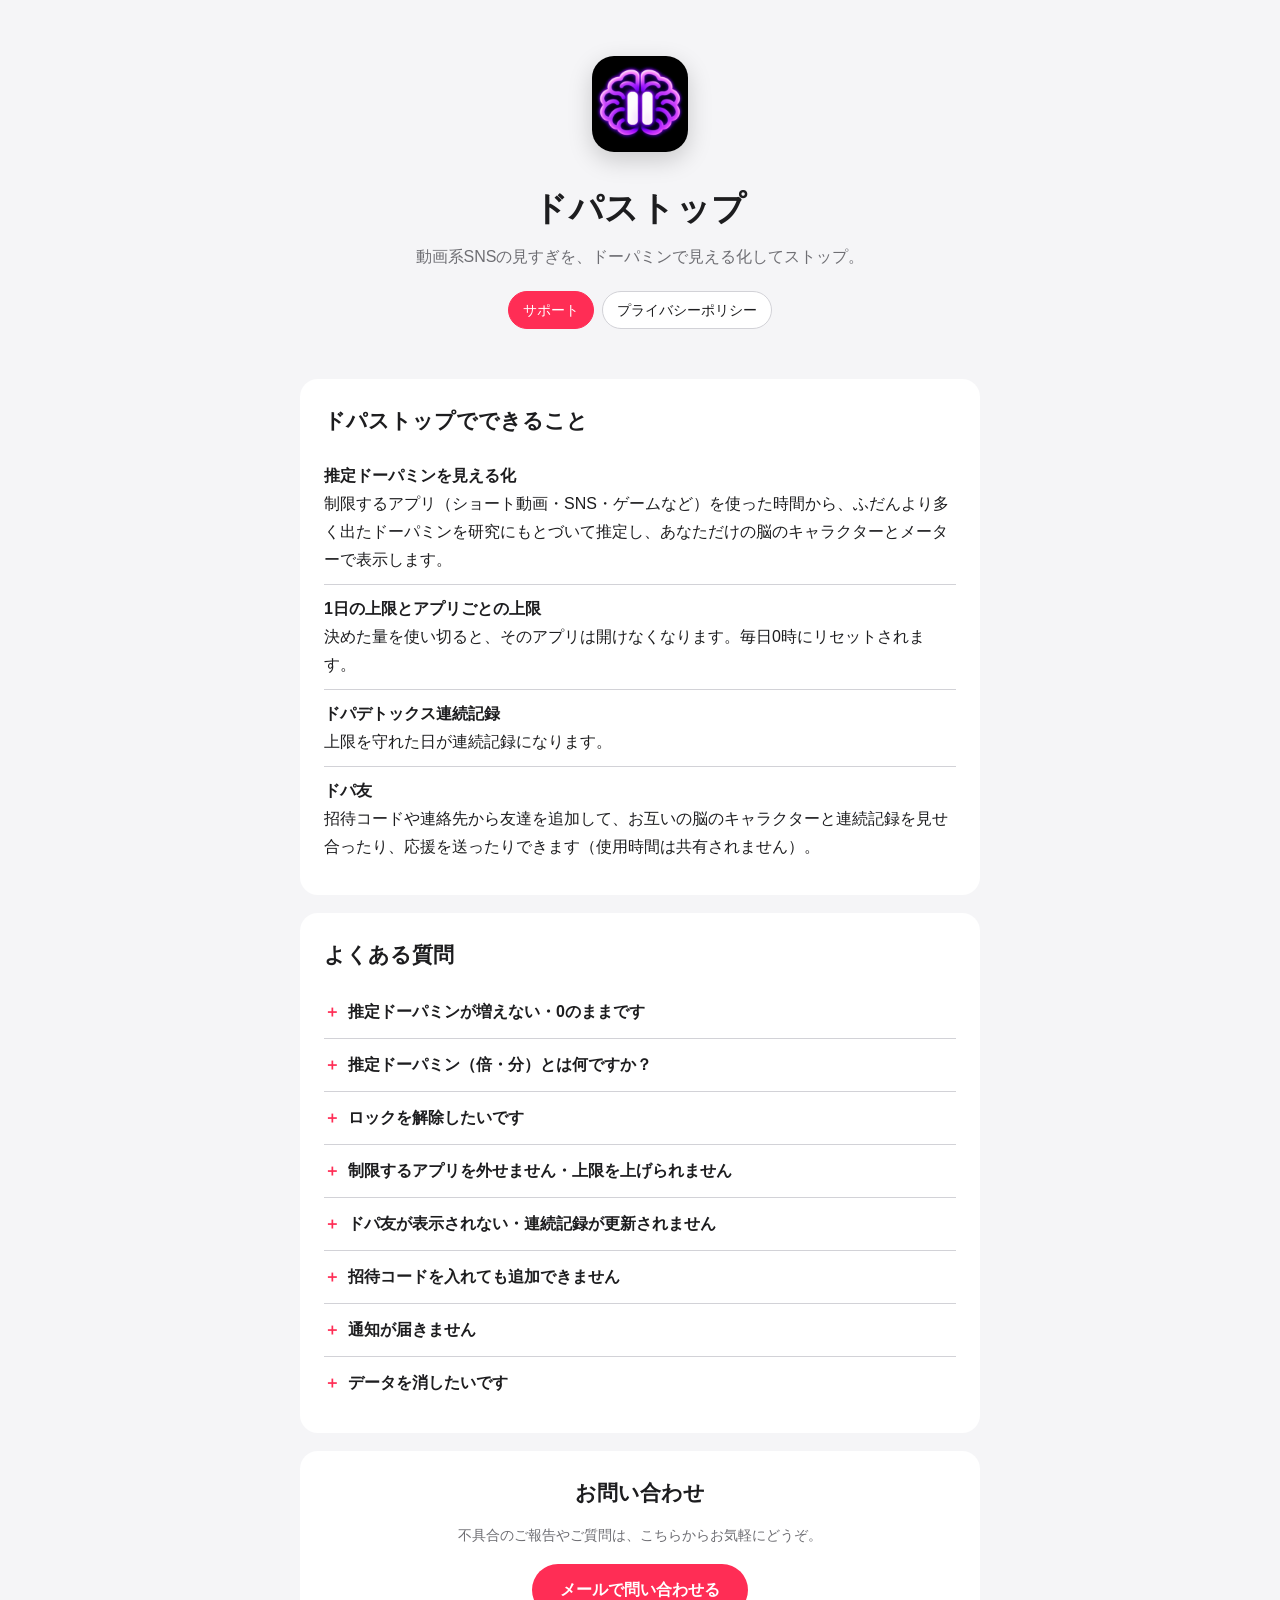
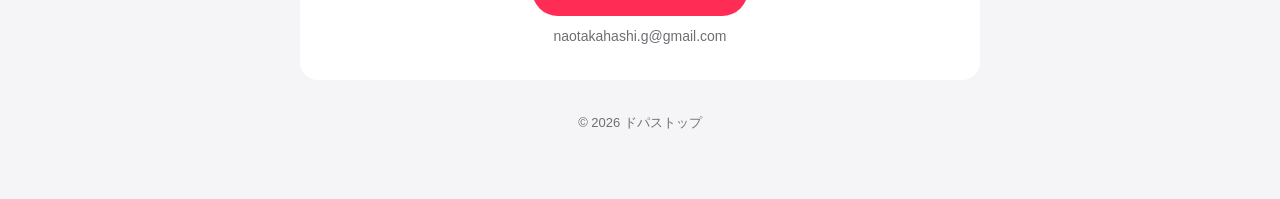
<file: index.html>
<!doctype html>
<html lang="ja">
<head>
<meta charset="utf-8">
<meta name="viewport" content="width=device-width, initial-scale=1">
<title>ドパストップ サポート</title>
<meta name="description" content="ドパストップ（DopaStop）のサポートページ。使い方、よくある質問、お問い合わせ。">
<link rel="icon" href="icon.png">
<link rel="apple-touch-icon" href="icon.png">
<link rel="stylesheet" href="style.css">
</head>
<body>
<div class="wrap">
  <header class="hero">
    <img src="icon.png" alt="ドパストップのアイコン">
    <h1>ドパストップ</h1>
    <p>動画系SNSの見すぎを、ドーパミンで見える化してストップ。</p>
    <nav class="tabs">
      <a class="on" href="./">サポート</a>
      <a href="privacy.html">プライバシーポリシー</a>
    </nav>
  </header>

  <section class="card">
    <h2>ドパストップでできること</h2>
    <ul class="features">
      <li><b>推定ドーパミンを見える化</b>制限するアプリ（ショート動画・SNS・ゲームなど）を使った時間から、ふだんより多く出たドーパミンを研究にもとづいて推定し、あなただけの脳のキャラクターとメーターで表示します。</li>
      <li><b>1日の上限とアプリごとの上限</b>決めた量を使い切ると、そのアプリは開けなくなります。毎日0時にリセットされます。</li>
      <li><b>ドパデトックス連続記録</b>上限を守れた日が連続記録になります。</li>
      <li><b>ドパ友</b>招待コードや連絡先から友達を追加して、お互いの脳のキャラクターと連続記録を見せ合ったり、応援を送ったりできます（使用時間は共有されません）。</li>
    </ul>
  </section>

  <section class="card">
    <h2>よくある質問</h2>

    <details>
      <summary>推定ドーパミンが増えない・0のままです</summary>
      <p>使用時間はiOSのスクリーンタイムの仕組みで数えています。数字は上限の約20分の1ごとに段階的に増えるため、使い始めはしばらく変わらないことがあります。長く使っても増えない場合は、アプリの「設定」→「使用時間の見張り」を開き、状態が「動作中」か確認して、「見張りをやり直す」を押してください。</p>
    </details>

    <details>
      <summary>推定ドーパミン（倍・分）とは何ですか？</summary>
      <p>テレビゲーム中に脳のドーパミンがふだんの約2倍になったという研究（Koepp et al., 1998, Nature）をもとに、制限するアプリを1分使うと「ふだんより +1倍・分」多く出たと推定した値です。動画系SNSそのものを測った研究はまだないため、目安としてお使いください。本アプリは医療機器ではありません。</p>
    </details>

    <details>
      <summary>ロックを解除したいです</summary>
      <p>ロックは毎日0時に自動で解除されます。どうしても今日使いたい場合は、制限画面またはホームの「脳に無理をさせる」から、今日だけ追加する量を選べます（ドパデトックス連続記録は0日に戻ります）。</p>
    </details>

    <details>
      <summary>制限するアプリを外せません・上限を上げられません</summary>
      <p>ロック中は、上限を上げたりアプリを外したりできません（上限を下げる・アプリを追加するのはできます）。翌日0時にロックが解除されると、自由に変更できます。</p>
    </details>

    <details>
      <summary>ドパ友が表示されない・連続記録が更新されません</summary>
      <p>ドパ友はiCloudを使っています。お互いのiPhoneでiCloudにサインインしていること、ドパストップが最新版であることを確認し、「ドパ友」タブを下に引っぱって更新してください。友達の連続記録は、その友達がドパストップを開いたときに更新されます。友達の使用時間や推定ドーパミンは、プライバシーのため共有されません。</p>
    </details>

    <details>
      <summary>招待コードを入れても追加できません</summary>
      <p>コードは8文字（例: K7M2-Q9XA）です。一度使われたコードや、取り消されたコードは使えません。招待した人に、新しいコードを作ってもらってください。</p>
    </details>

    <details>
      <summary>通知が届きません</summary>
      <p>iPhoneの「設定」→「通知」→「ドパストップ」で、通知がオンになっているか確認してください。</p>
    </details>

    <details>
      <summary>データを消したいです</summary>
      <p>ドパ友のためにiCloudに置いた情報（表示名・アイコン・数字・応援・見つけてもらう登録）は、アプリの「設定」→「アカウントを削除」からいつでも消せます（Appleでサインインの連携も消えます）。使用時間や設定はiPhoneの中だけに保存されているので、アプリを削除すると消えます。</p>
    </details>
  </section>

  <section class="card contact">
    <h2>お問い合わせ</h2>
    <p class="sub">不具合のご報告やご質問は、こちらからお気軽にどうぞ。</p>
    <a class="button" href="mailto:naotakahashi.g@gmail.com?subject=%E3%83%89%E3%83%91%E3%82%B9%E3%83%88%E3%83%83%E3%83%97%E3%81%AB%E3%81%A4%E3%81%84%E3%81%A6">メールで問い合わせる</a>
    <p class="sub">naotakahashi.g@gmail.com</p>
  </section>

  <footer>© 2026 ドパストップ</footer>
</div>
</body>
</html>
</file>
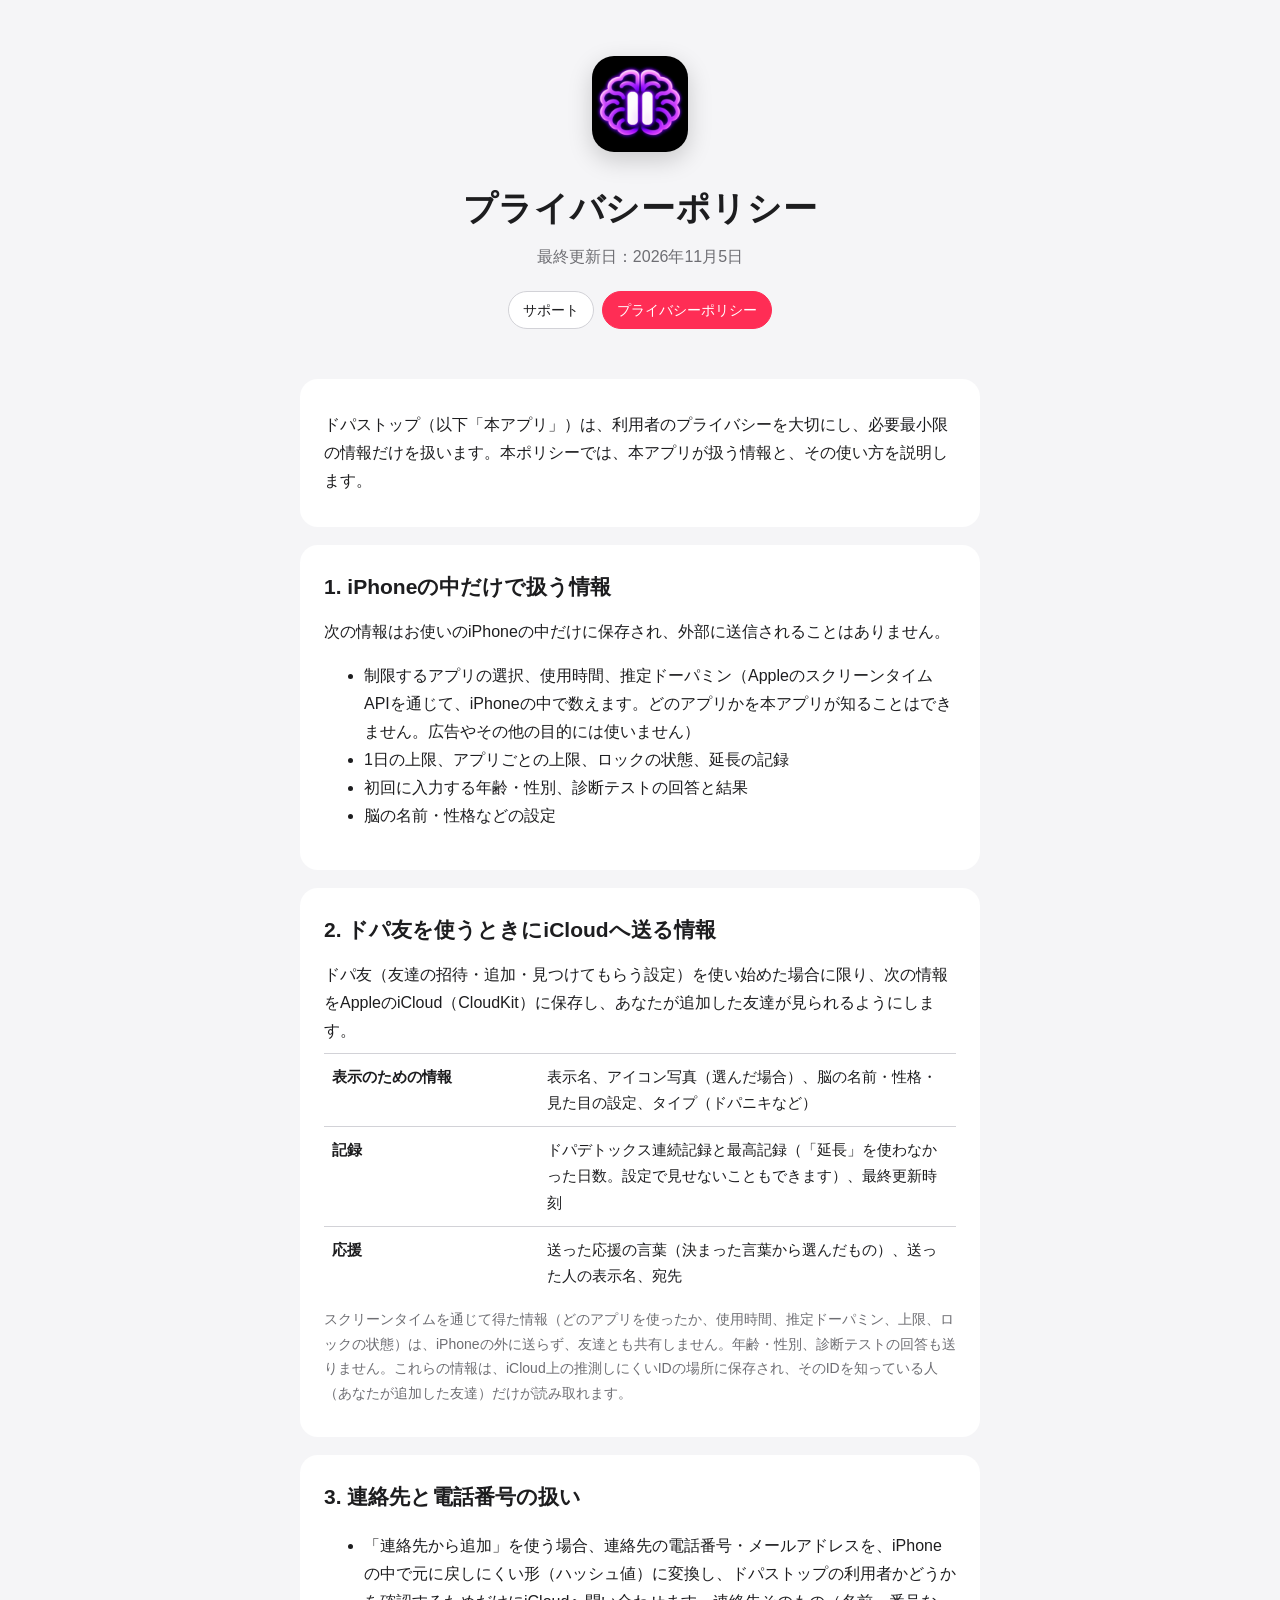
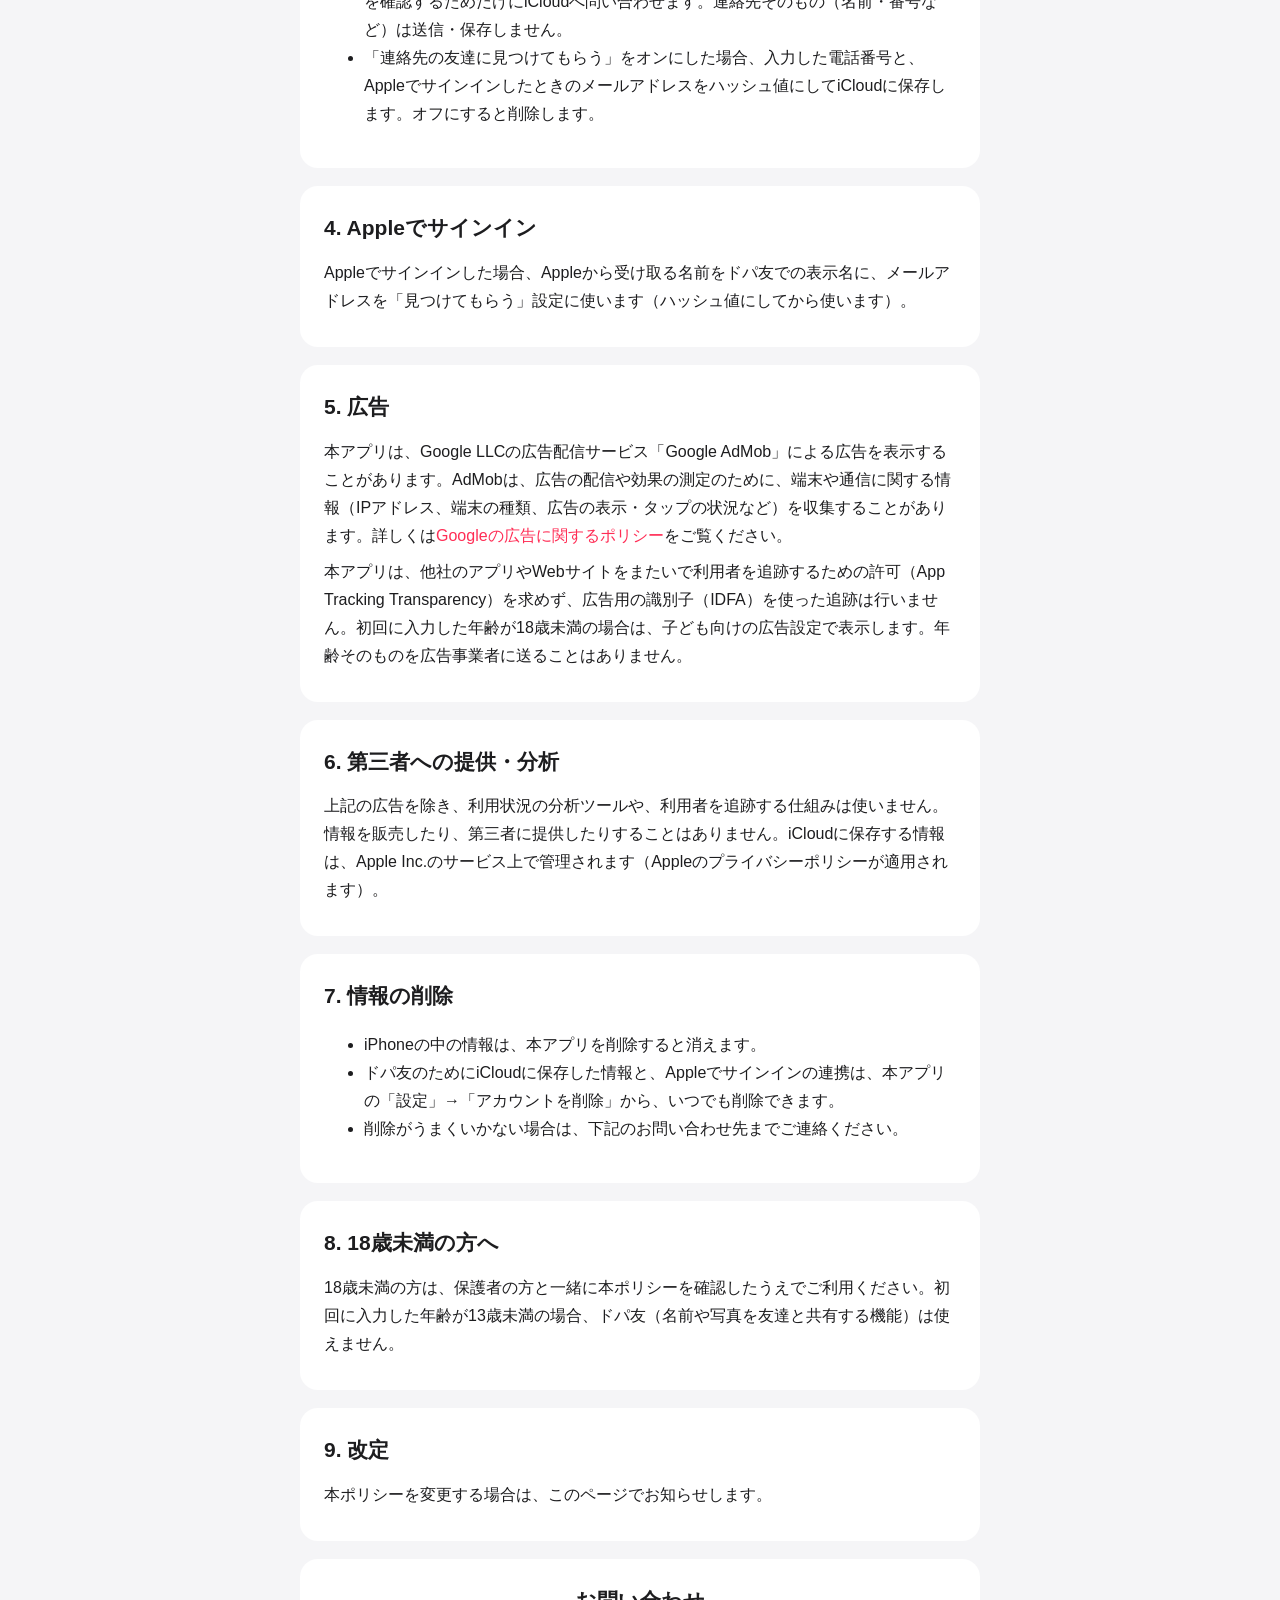
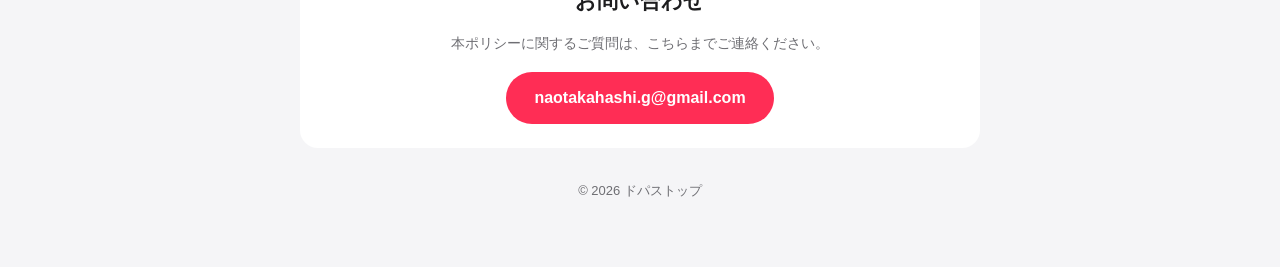
<file: privacy.html>
<!doctype html>
<html lang="ja">
<head>
<meta charset="utf-8">
<meta name="viewport" content="width=device-width, initial-scale=1">
<title>ドパストップ プライバシーポリシー</title>
<meta name="description" content="ドパストップ（DopaStop）のプライバシーポリシー。">
<link rel="icon" href="icon.png">
<link rel="stylesheet" href="style.css">
</head>
<body>
<div class="wrap">
  <header class="hero">
    <img src="icon.png" alt="ドパストップのアイコン">
    <h1>プライバシーポリシー</h1>
    <p>最終更新日：2026年11月5日</p>
    <nav class="tabs">
      <a href="./">サポート</a>
      <a class="on" href="privacy.html">プライバシーポリシー</a>
    </nav>
  </header>

  <section class="card">
    <p>ドパストップ（以下「本アプリ」）は、利用者のプライバシーを大切にし、必要最小限の情報だけを扱います。本ポリシーでは、本アプリが扱う情報と、その使い方を説明します。</p>
  </section>

  <section class="card">
    <h2>1. iPhoneの中だけで扱う情報</h2>
    <p>次の情報はお使いのiPhoneの中だけに保存され、外部に送信されることはありません。</p>
    <ul>
      <li>制限するアプリの選択、使用時間、推定ドーパミン（AppleのスクリーンタイムAPIを通じて、iPhoneの中で数えます。どのアプリかを本アプリが知ることはできません。広告やその他の目的には使いません）</li>
      <li>1日の上限、アプリごとの上限、ロックの状態、延長の記録</li>
      <li>初回に入力する年齢・性別、診断テストの回答と結果</li>
      <li>脳の名前・性格などの設定</li>
    </ul>
  </section>

  <section class="card">
    <h2>2. ドパ友を使うときにiCloudへ送る情報</h2>
    <p>ドパ友（友達の招待・追加・見つけてもらう設定）を使い始めた場合に限り、次の情報をAppleのiCloud（CloudKit）に保存し、あなたが追加した友達が見られるようにします。</p>
    <table>
      <tr><th>表示のための情報</th><td>表示名、アイコン写真（選んだ場合）、脳の名前・性格・見た目の設定、タイプ（ドパニキなど）</td></tr>
      <tr><th>記録</th><td>ドパデトックス連続記録と最高記録（「延長」を使わなかった日数。設定で見せないこともできます）、最終更新時刻</td></tr>
      <tr><th>応援</th><td>送った応援の言葉（決まった言葉から選んだもの）、送った人の表示名、宛先</td></tr>
    </table>
    <p class="sub">スクリーンタイムを通じて得た情報（どのアプリを使ったか、使用時間、推定ドーパミン、上限、ロックの状態）は、iPhoneの外に送らず、友達とも共有しません。年齢・性別、診断テストの回答も送りません。これらの情報は、iCloud上の推測しにくいIDの場所に保存され、そのIDを知っている人（あなたが追加した友達）だけが読み取れます。</p>
  </section>

  <section class="card">
    <h2>3. 連絡先と電話番号の扱い</h2>
    <ul>
      <li>「連絡先から追加」を使う場合、連絡先の電話番号・メールアドレスを、iPhoneの中で元に戻しにくい形（ハッシュ値）に変換し、ドパストップの利用者かどうかを確認するためだけにiCloudへ問い合わせます。連絡先そのもの（名前・番号など）は送信・保存しません。</li>
      <li>「連絡先の友達に見つけてもらう」をオンにした場合、入力した電話番号と、Appleでサインインしたときのメールアドレスをハッシュ値にしてiCloudに保存します。オフにすると削除します。</li>
    </ul>
  </section>

  <section class="card">
    <h2>4. Appleでサインイン</h2>
    <p>Appleでサインインした場合、Appleから受け取る名前をドパ友での表示名に、メールアドレスを「見つけてもらう」設定に使います（ハッシュ値にしてから使います）。</p>
  </section>

  <section class="card">
    <h2>5. 広告</h2>
    <p>本アプリは、Google LLCの広告配信サービス「Google AdMob」による広告を表示することがあります。AdMobは、広告の配信や効果の測定のために、端末や通信に関する情報（IPアドレス、端末の種類、広告の表示・タップの状況など）を収集することがあります。詳しくは<a href="https://policies.google.com/technologies/ads?hl=ja">Googleの広告に関するポリシー</a>をご覧ください。</p>
    <p>本アプリは、他社のアプリやWebサイトをまたいで利用者を追跡するための許可（App Tracking Transparency）を求めず、広告用の識別子（IDFA）を使った追跡は行いません。初回に入力した年齢が18歳未満の場合は、子ども向けの広告設定で表示します。年齢そのものを広告事業者に送ることはありません。</p>
  </section>

  <section class="card">
    <h2>6. 第三者への提供・分析</h2>
    <p>上記の広告を除き、利用状況の分析ツールや、利用者を追跡する仕組みは使いません。情報を販売したり、第三者に提供したりすることはありません。iCloudに保存する情報は、Apple Inc.のサービス上で管理されます（Appleのプライバシーポリシーが適用されます）。</p>
  </section>

  <section class="card">
    <h2>7. 情報の削除</h2>
    <ul>
      <li>iPhoneの中の情報は、本アプリを削除すると消えます。</li>
      <li>ドパ友のためにiCloudに保存した情報と、Appleでサインインの連携は、本アプリの「設定」→「アカウントを削除」から、いつでも削除できます。</li>
      <li>削除がうまくいかない場合は、下記のお問い合わせ先までご連絡ください。</li>
    </ul>
  </section>

  <section class="card">
    <h2>8. 18歳未満の方へ</h2>
    <p>18歳未満の方は、保護者の方と一緒に本ポリシーを確認したうえでご利用ください。初回に入力した年齢が13歳未満の場合、ドパ友（名前や写真を友達と共有する機能）は使えません。</p>
  </section>

  <section class="card">
    <h2>9. 改定</h2>
    <p>本ポリシーを変更する場合は、このページでお知らせします。</p>
  </section>

  <section class="card contact">
    <h2>お問い合わせ</h2>
    <p class="sub">本ポリシーに関するご質問は、こちらまでご連絡ください。</p>
    <a class="button" href="mailto:naotakahashi.g@gmail.com">naotakahashi.g@gmail.com</a>
  </section>

  <footer>© 2026 ドパストップ</footer>
</div>
</body>
</html>
</file>
<file: style.css>
:root {
  --bg: #f5f5f7;
  --card: #ffffff;
  --text: #1d1d1f;
  --sub: #6e6e73;
  --line: #d2d2d7;
  --accent: #ff2d55;
}
@media (prefers-color-scheme: dark) {
  :root {
    --bg: #000000;
    --card: #1c1c1e;
    --text: #f5f5f7;
    --sub: #98989d;
    --line: #38383a;
    --accent: #ff375f;
  }
}
* { box-sizing: border-box; }
html { -webkit-text-size-adjust: 100%; }
body {
  margin: 0;
  background: var(--bg);
  color: var(--text);
  font-family: -apple-system, BlinkMacSystemFont, "Hiragino Sans", "Hiragino Kaku Gothic ProN", "Noto Sans JP", sans-serif;
  line-height: 1.75;
}
a { color: var(--accent); text-decoration: none; }
a:hover { text-decoration: underline; }
.wrap { max-width: 720px; margin: 0 auto; padding: 0 20px 64px; }
header.hero { text-align: center; padding: 56px 0 32px; }
.hero img { width: 96px; height: 96px; border-radius: 22px; box-shadow: 0 8px 24px rgba(0,0,0,.18); }
.hero h1 { font-size: 34px; margin: 18px 0 4px; letter-spacing: .02em; }
.hero p { color: var(--sub); margin: 0; }
nav.tabs { display: flex; gap: 8px; justify-content: center; margin-top: 20px; flex-wrap: wrap; }
nav.tabs a {
  padding: 6px 14px; border-radius: 999px; background: var(--card);
  border: 1px solid var(--line); color: var(--text); font-size: 14px;
}
nav.tabs a.on { background: var(--accent); border-color: var(--accent); color: #fff; }
section.card { background: var(--card); border-radius: 18px; padding: 24px; margin-top: 18px; }
h2 { font-size: 21px; margin: 0 0 12px; }
h3 { font-size: 16px; margin: 20px 0 4px; }
p { margin: 8px 0; }
.sub { color: var(--sub); font-size: 14px; }
ul.features { list-style: none; padding: 0; margin: 0; }
ul.features li { padding: 10px 0; border-top: 1px solid var(--line); }
ul.features li:first-child { border-top: none; }
ul.features b { display: block; }
details { border-top: 1px solid var(--line); padding: 12px 0; }
details:first-of-type { border-top: none; }
summary { cursor: pointer; font-weight: 600; list-style: none; }
summary::-webkit-details-marker { display: none; }
summary::before { content: "＋"; color: var(--accent); margin-right: 8px; }
details[open] summary::before { content: "－"; }
details p { color: var(--sub); }
.contact { text-align: center; }
.contact a.button {
  display: inline-block; margin-top: 8px; padding: 12px 28px; border-radius: 999px;
  background: var(--accent); color: #fff; font-weight: 600;
}
footer { text-align: center; color: var(--sub); font-size: 13px; margin-top: 32px; }
table { width: 100%; border-collapse: collapse; font-size: 15px; }
th, td { text-align: left; vertical-align: top; padding: 10px 8px; border-top: 1px solid var(--line); }
th { width: 34%; font-weight: 600; }
</file>
